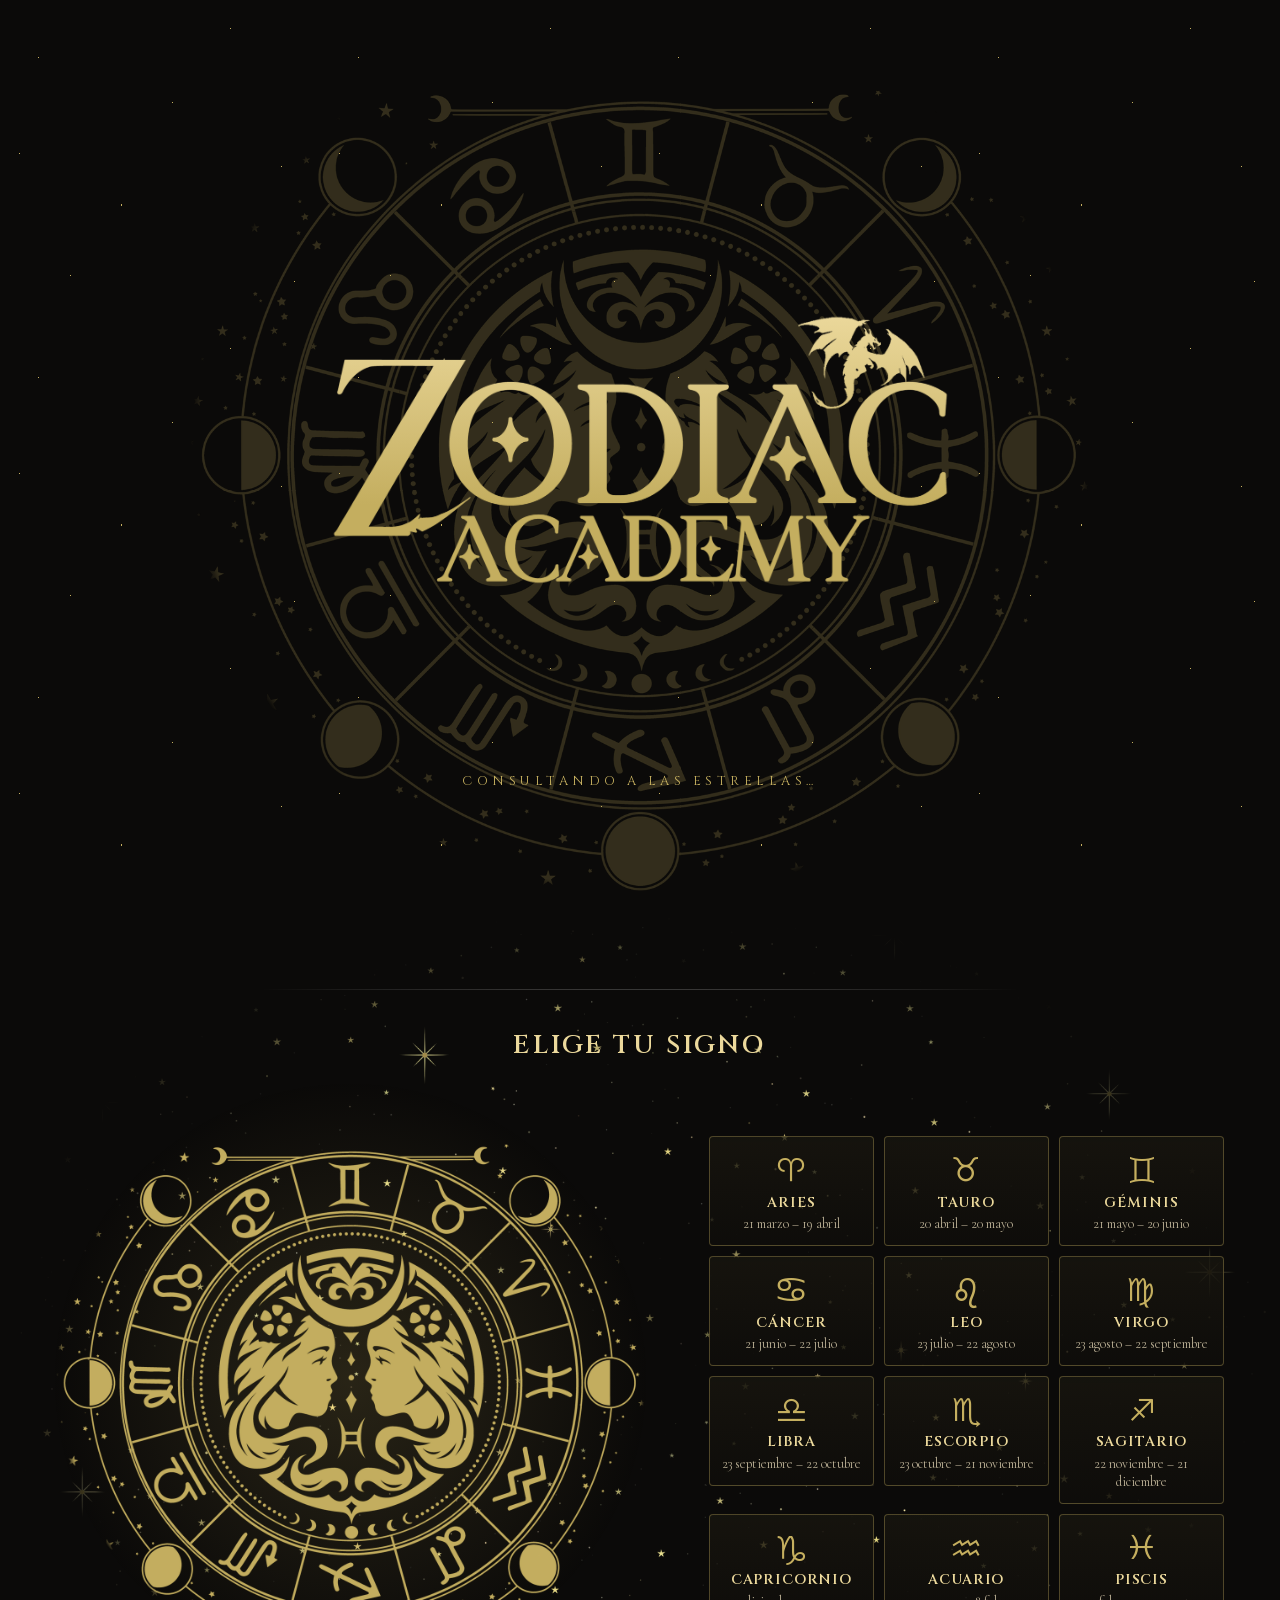
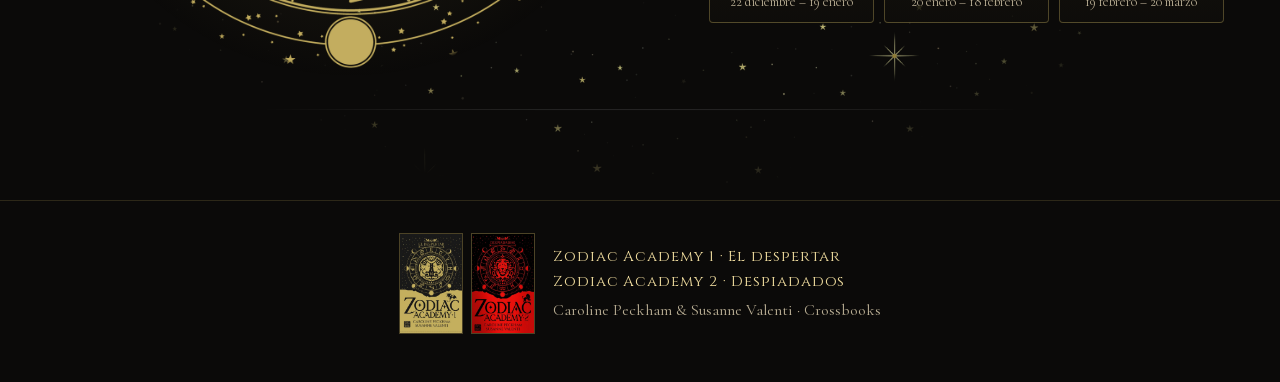
<file: index.html>
<!doctype html>
<html lang="es">
<head>
  <meta charset="utf-8">
  <meta name="viewport" content="width=device-width, initial-scale=1">
  <title>Oráculo Zodiac Academy</title>
  <meta name="description" content="Consulta el oráculo de Zodiac Academy: elige tu signo y comparte tu horóscopo.">
  <meta name="theme-color" content="#0b0a09">
  <link rel="icon" href="assets/favicon/favicon.ico" sizes="16x16 32x32 48x48">
  <link rel="icon" type="image/png" sizes="32x32" href="assets/favicon/favicon-32.png">
  <link rel="icon" type="image/png" sizes="192x192" href="assets/favicon/favicon-192.png">
  <link rel="apple-touch-icon" href="assets/favicon/apple-touch-icon.png">
  <link rel="manifest" href="manifest.webmanifest">
  <!-- iPhone/iPad: añadida a la pantalla de inicio se abre sin barras del navegador -->
  <meta name="apple-mobile-web-app-capable" content="yes">
  <meta name="mobile-web-app-capable" content="yes">
  <meta name="apple-mobile-web-app-status-bar-style" content="black">
  <meta name="apple-mobile-web-app-title" content="Zodiac Academy">
  <link rel="stylesheet" href="css/fonts.css?v=1">
  <link rel="stylesheet" href="css/styles.css?v=7">
</head>
<body class="is-loading">

  <!-- PRELOADER: entrada del logotipo -->
  <div class="preloader" id="preloader" aria-hidden="true">
    <div class="preloader__sky"></div>
    <div class="preloader__wheel">
      <div class="preloader__ring"></div>
      <div class="preloader__center"></div>
    </div>
    <div class="preloader__logo">
      <div class="preloader__logo-art"></div>
      <div class="preloader__logo-shine"></div>
    </div>
    <p class="preloader__tag">Consultando a las estrellas…</p>
  </div>

  <div class="sky" aria-hidden="true"></div>

  <header class="hero">
    <div class="hero__brand">
      <div class="hero__stars" aria-hidden="true"></div>
      <img class="hero__logo" data-asset="logo" alt="Zodiac Academy">
    </div>
    <p class="kicker"><span>Consulta el oráculo de</span></p>
    <h1 class="hero__title">Tu destino está escrito en las estrellas</h1>
    <p class="hero__lead">Elige tu signo en la rueda del libro y descubre lo que la Academia te depara. <span class="share-only">Después, compártelo en tus redes.</span></p>
    <a class="cta" id="ctaPick" href="#picker">
      <span class="cta__label">Elige tu signo</span>
      <span class="cta__scroll" aria-hidden="true"><span class="cta__dot"></span></span>
      <span class="cta__chevrons" aria-hidden="true"><i></i><i></i></span>
    </a>
  </header>

  <main>
    <section class="picker" id="picker" aria-labelledby="picker-title">
      <h2 id="picker-title" class="section-title">Elige tu signo</h2>

      <div class="picker__layout">
        <div class="wheel" id="wheel">
          <!-- Centro fijo (gemelas) debajo; el anillo de signos gira encima -->
          <img class="wheel__center" data-asset="wheelCenter" alt="">
          <div class="wheel__rot" id="wheelRot">
            <img class="wheel__img" data-asset="wheelRing" alt="">
            <div class="wheel__spots" id="wheelSpots"></div>
          </div>
          <div class="wheel__pointer" aria-hidden="true"></div>
        </div>

        <ul class="signs" id="signs" role="list"></ul>
      </div>
    </section>

    <section class="result" id="result" hidden aria-live="polite">
      <div class="result__grid">
        <div class="result__preview">
          <canvas id="card" aria-label="Pieza para redes sociales con tu horóscopo"></canvas>
          <p class="result__format share-only">Formato Story 1080 × 1920 px</p>
        </div>
        <div class="result__body">
          <p class="kicker"><span>Tu horóscopo semanal</span></p>
          <h2 class="result__name"><span class="result__glyph" id="rGlyph"></span><span id="rName"></span></h2>
          <p class="result__meta" id="rMeta"></p>
          <p class="result__text" id="rText"></p>
          <div class="result__actions share-only">
            <button class="btn btn--gold" id="btnDownload" type="button">Descargar imagen</button>
            <button class="btn" id="btnShare" type="button">Compartir</button>
          </div>
          <div class="qr" id="qrBox">
            <canvas class="qr__code" id="qr" role="img" aria-label="Código QR para abrir la imagen en el móvil"></canvas>
            <div>
              <p class="qr__title">Llévatela en tu móvil</p>
              <p class="qr__text">Escanea el código con la cámara y guárdala o compártela en Instagram, TikTok o WhatsApp.</p>
            </div>
          </div>
          <button class="link" id="btnAgain" type="button">← Elegir otro signo</button>
        </div>
      </div>
    </section>
  </main>

  <footer class="footer">
    <div class="footer__covers">
      <img class="footer__cover" data-asset="cover" alt="Portada de Zodiac Academy 1: El despertar">
      <img class="footer__cover" data-asset="cover2" alt="Portada de Zodiac Academy 2: Despiadados">
    </div>
    <div>
      <p class="footer__title">Zodiac Academy 1 · El despertar</p>
      <p class="footer__title">Zodiac Academy 2 · Despiadados</p>
      <p class="footer__by">Caroline Peckham &amp; Susanne Valenti · Crossbooks</p>
    </div>
  </footer>

  <script src="js/config.js?v=3"></script>
  <script src="assets/assets-inline.js?v=3"></script>
  <script src="js/signs.js?v=2"></script>
  <script src="js/card.js?v=3"></script>
  <script src="js/qr.js?v=2"></script>
  <script src="js/app.js?v=4"></script>
</body>
</html>
</file>
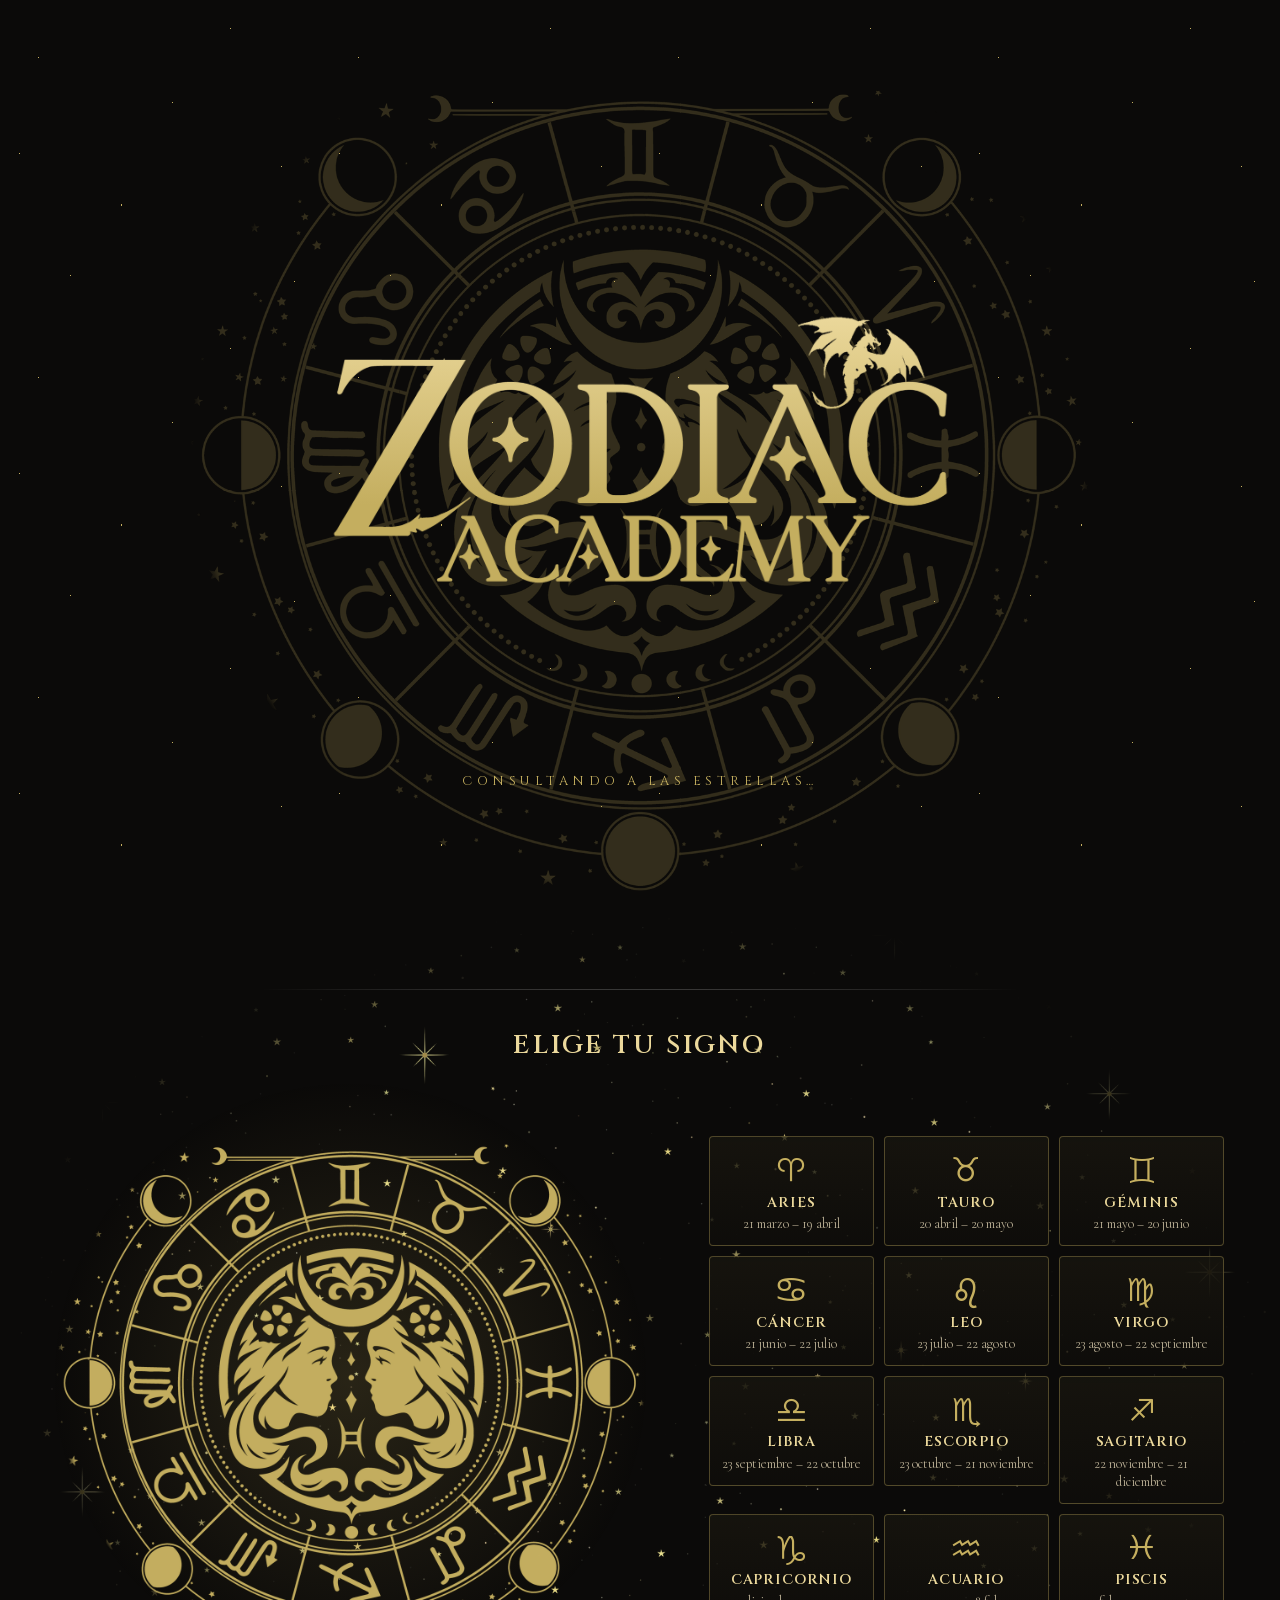
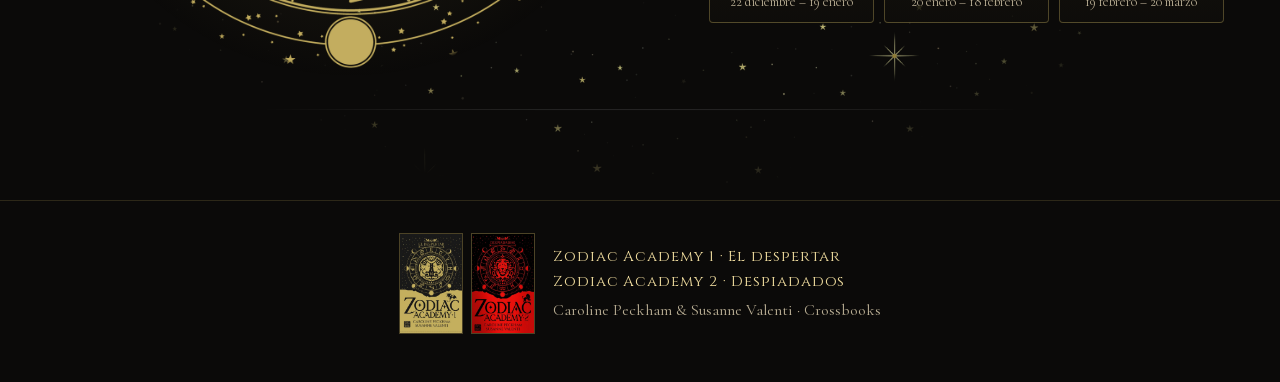
<file: tu-horoscopo.html>
<!doctype html>
<html lang="es">
<head>
  <meta charset="utf-8">
  <meta name="viewport" content="width=device-width, initial-scale=1">
  <title>Tu horóscopo semanal · Zodiac Academy</title>
  <meta name="theme-color" content="#0b0a09">
  <link rel="icon" href="assets/favicon/favicon.ico" sizes="16x16 32x32 48x48">
  <link rel="icon" type="image/png" sizes="32x32" href="assets/favicon/favicon-32.png">
  <link rel="apple-touch-icon" href="assets/favicon/apple-touch-icon.png">
  <link rel="stylesheet" href="css/fonts.css?v=1">
  <link rel="stylesheet" href="css/styles.css?v=7">
</head>
<body>
  <div class="sky" aria-hidden="true"></div>
  <main class="mobile">
    <p class="kicker"><span>Tu horóscopo semanal</span></p>
    <h1 class="mobile__name" id="mName"></h1>
    <div class="mobile__actions">
      <button class="btn btn--gold" id="mShare" type="button" hidden>Compartir en redes</button>
      <a class="btn btn--gold" id="mSave" href="#">Guardar imagen</a>
    </div>
    <p class="mobile__hint">¿No se guarda? Mantén pulsada la imagen y elige «Guardar en Fotos» o «Descargar imagen».</p>
    <img class="mobile__card" id="mCard" alt="" width="1080" height="1920">
    <a class="link" href="index.html">Consulta otro signo</a>
  </main>
  <script src="js/signs.js?v=2"></script>
  <script src="js/movil.js?v=2"></script>
</body>
</html>
</file>
